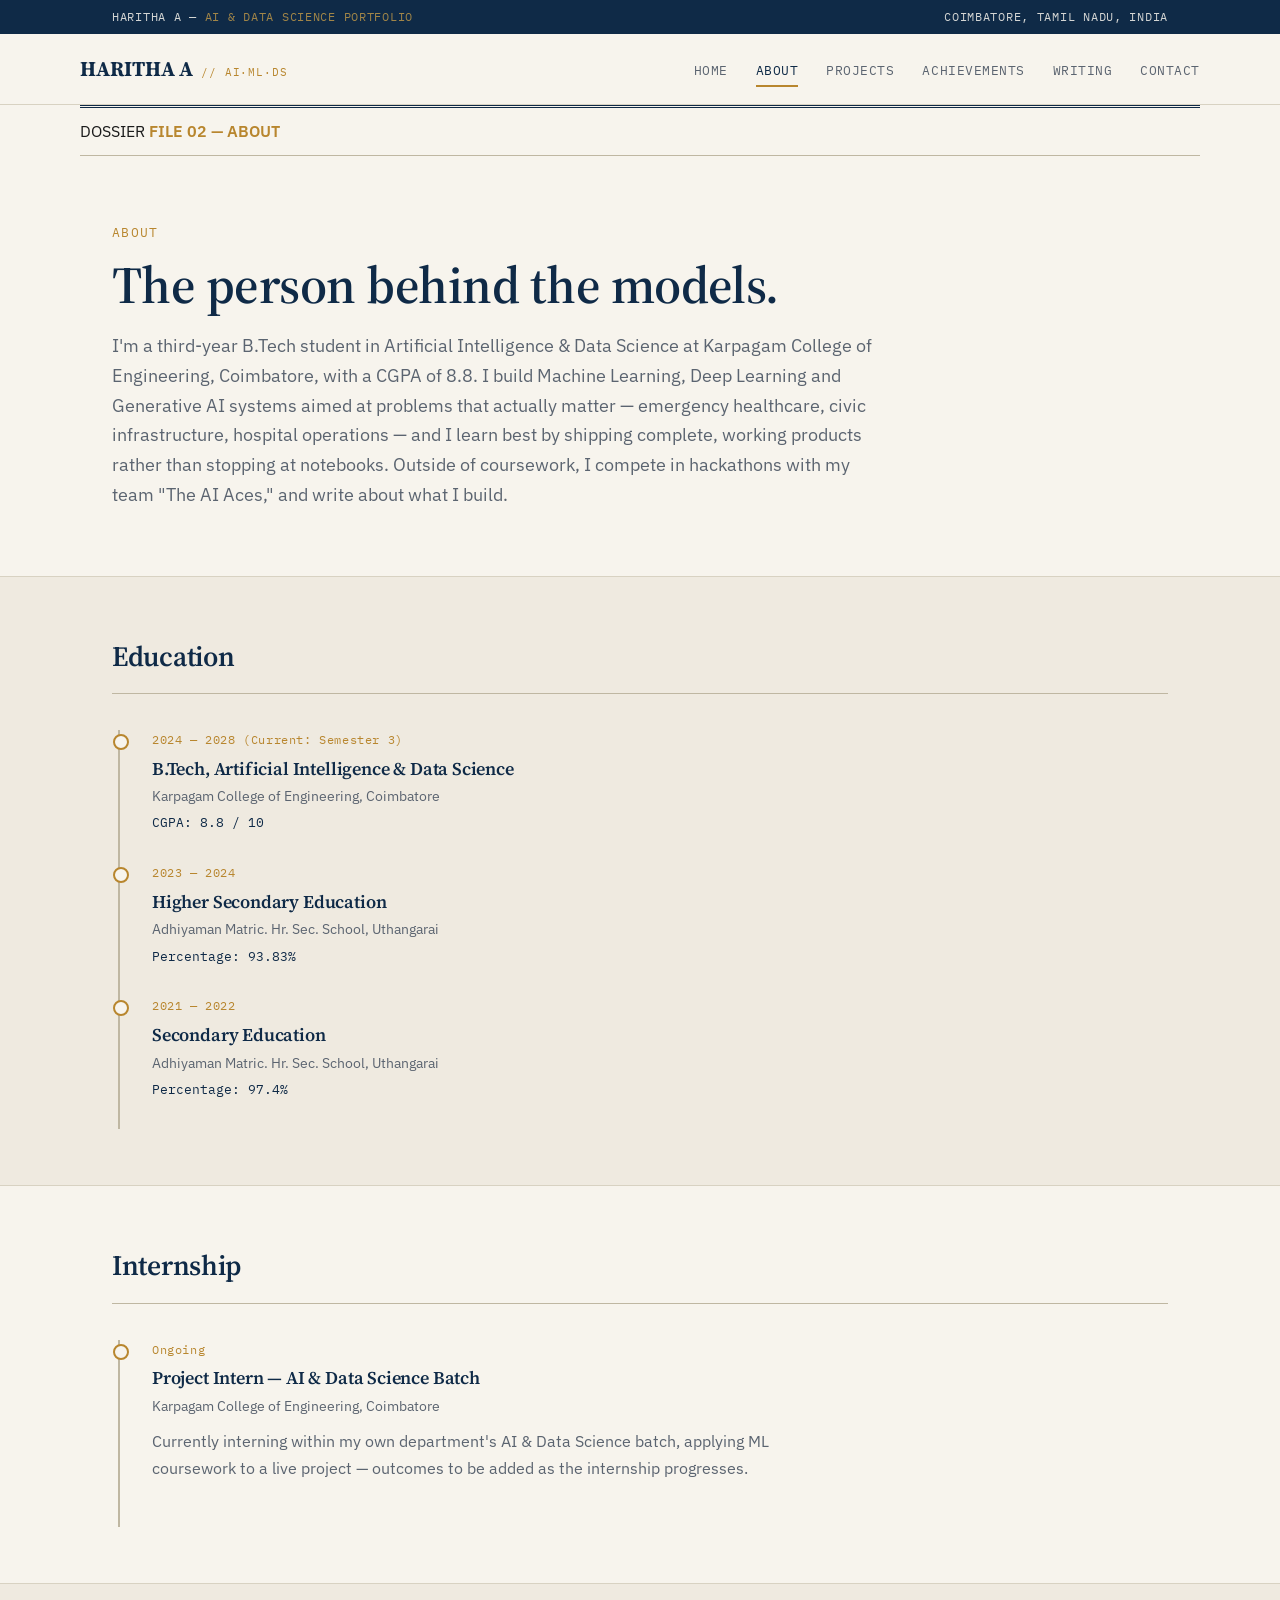
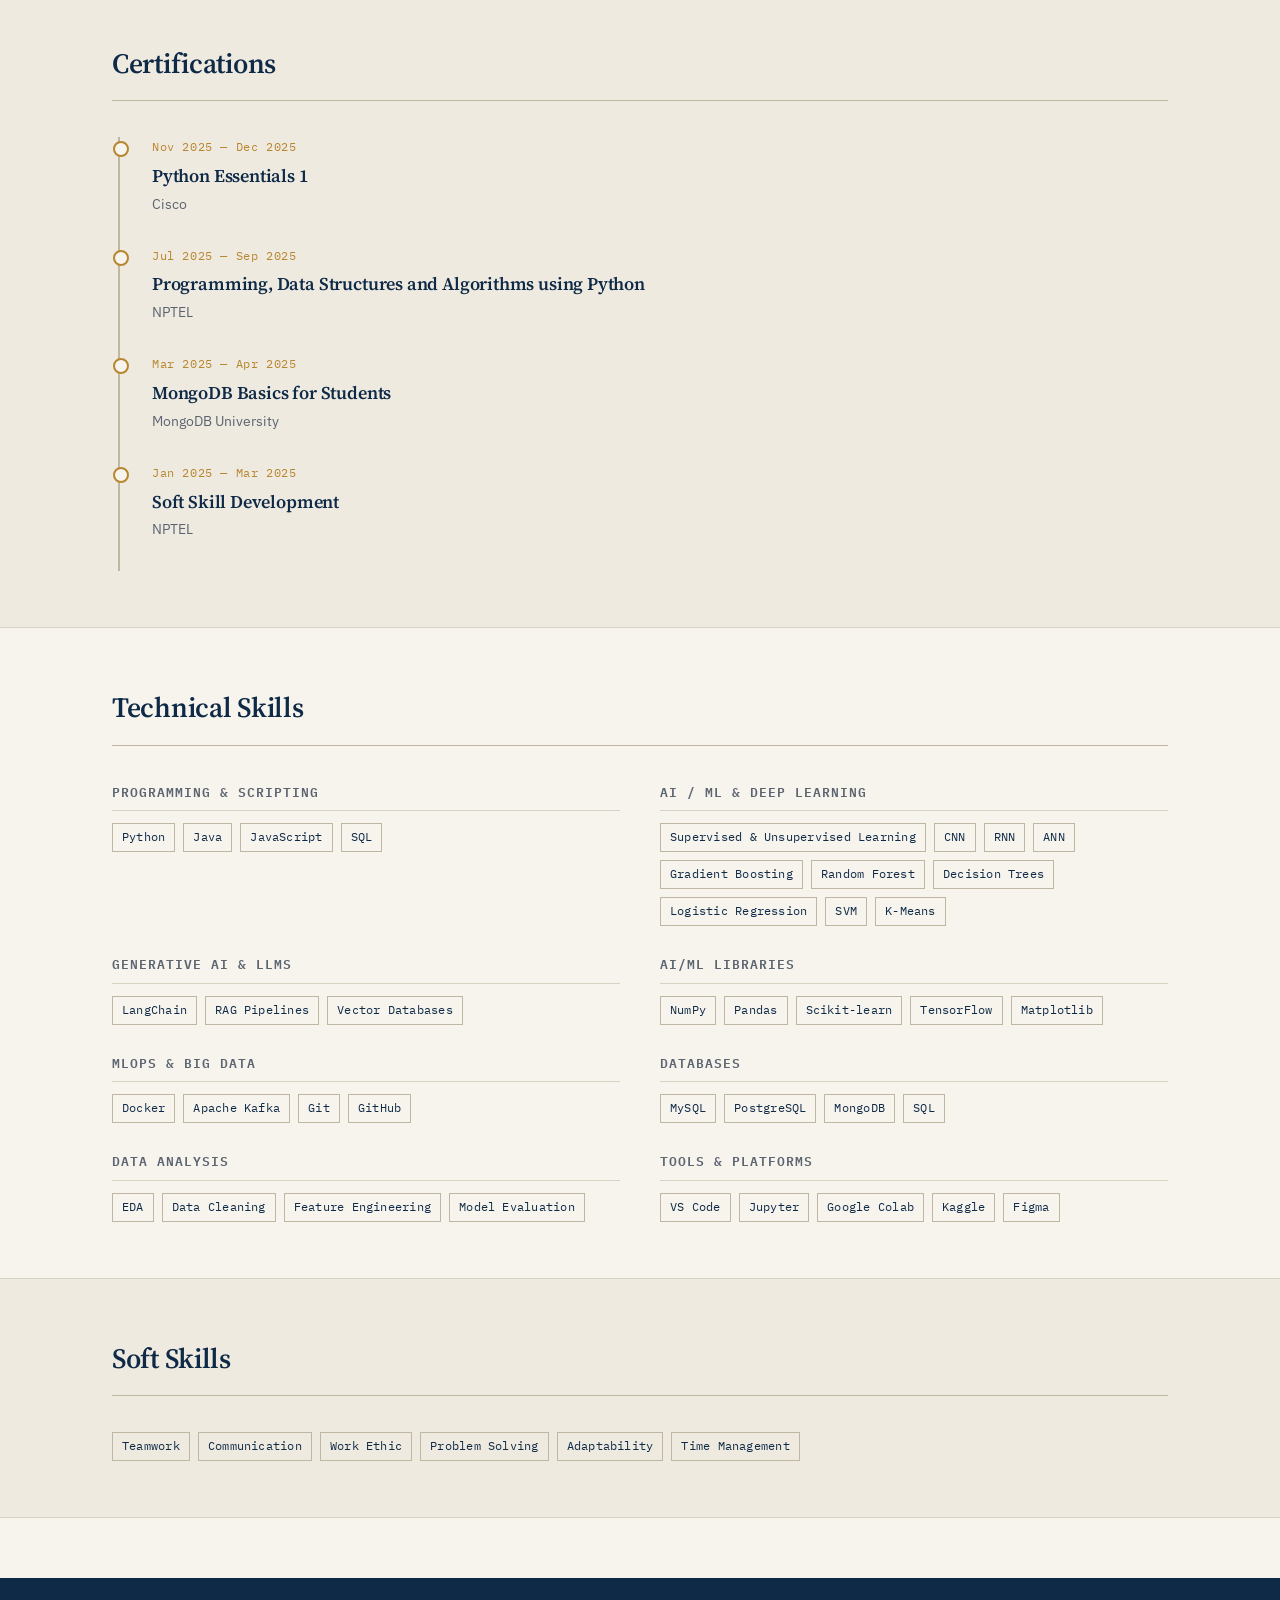
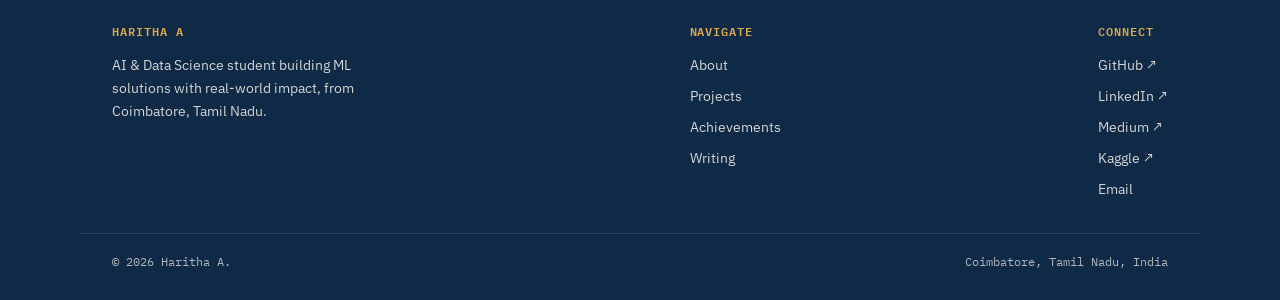
<file: about.html>
<!DOCTYPE html>
<html lang="en">
<head>
<meta charset="UTF-8">
<meta name="viewport" content="width=device-width, initial-scale=1.0">
<title>About — Haritha A</title>
<link rel="preconnect" href="https://fonts.googleapis.com">
<link rel="preconnect" href="https://fonts.gstatic.com" crossorigin>
<link href="https://fonts.googleapis.com/css2?family=Source+Serif+4:wght@500;600;700&family=IBM+Plex+Sans:wght@400;500;600&family=IBM+Plex+Mono:wght@400;500;600&display=swap" rel="stylesheet">
<link rel="stylesheet" href="css/style.css">
</head>
<body>
<a href="#main" class="skip-link">Skip to content</a>

<div class="ribbon">
  <div class="wrap">
    <span>HARITHA A — <span class="ribbon-gold">AI &amp; DATA SCIENCE PORTFOLIO</span></span>
    <span>COIMBATORE, TAMIL NADU, INDIA</span>
  </div>
</div>
<header class="site-header">
  <div class="wrap nav-inner">
    <a href="index.html" class="brand">HARITHA A <small>// AI·ML·DS</small></a>
    <button class="nav-toggle" aria-label="Toggle navigation">MENU ☰</button>
    <nav class="main-nav">
      <ul>
        <li><a href="index.html">Home</a></li>
        <li><a href="about.html">About</a></li>
        <li><a href="projects.html">Projects</a></li>
        <li><a href="achievements.html">Achievements</a></li>
        <li><a href="writing.html">Writing</a></li>
        <li><a href="contact.html">Contact</a></li>
      </ul>
    </nav>
  </div>
</header>

<main id="main">

<div class="wrap dossier">
  <span>DOSSIER</span>
  <span class="tag-no">FILE 02 — ABOUT</span>
</div>

<section class="page-hero">
  <div class="wrap">
    <span class="eyebrow">About</span>
    <h1>The person behind the models.</h1>
    <p class="sub" style="max-width:760px; font-size:18px; margin-top:18px;">I'm a third-year B.Tech student in Artificial Intelligence &amp; Data Science at Karpagam College of Engineering, Coimbatore, with a CGPA of 8.8. I build Machine Learning, Deep Learning and Generative AI systems aimed at problems that actually matter — emergency healthcare, civic infrastructure, hospital operations — and I learn best by shipping complete, working products rather than stopping at notebooks. Outside of coursework, I compete in hackathons with my team "The AI Aces," and write about what I build.</p>
  </div>
</section>

<section class="alt">
  <div class="wrap">
    <div class="section-head"><h2>Education</h2></div>
    <div class="tline">
      <div class="titem">
        <div class="when">2024 — 2028 (Current: Semester 3)</div>
        <h4>B.Tech, Artificial Intelligence &amp; Data Science</h4>
        <div class="where">Karpagam College of Engineering, Coimbatore</div>
        <div class="meta">CGPA: 8.8 / 10</div>
      </div>
      <div class="titem">
        <div class="when">2023 — 2024</div>
        <h4>Higher Secondary Education</h4>
        <div class="where">Adhiyaman Matric. Hr. Sec. School, Uthangarai</div>
        <div class="meta">Percentage: 93.83%</div>
      </div>
      <div class="titem">
        <div class="when">2021 — 2022</div>
        <h4>Secondary Education</h4>
        <div class="where">Adhiyaman Matric. Hr. Sec. School, Uthangarai</div>
        <div class="meta">Percentage: 97.4%</div>
      </div>
    </div>
  </div>
</section>

<section>
  <div class="wrap">
    <div class="section-head"><h2>Internship</h2></div>
    <div class="tline">
      <div class="titem">
        <div class="when">Ongoing</div>
        <h4>Project Intern — AI &amp; Data Science Batch</h4>
        <div class="where">Karpagam College of Engineering, Coimbatore</div>
        <p style="margin-top:10px; max-width:620px;" class="muted">Currently interning within my own department's AI &amp; Data Science batch, applying ML coursework to a live project — outcomes to be added as the internship progresses.</p>
      </div>
    </div>
  </div>
</section>

<section class="alt">
  <div class="wrap">
    <div class="section-head"><h2>Certifications</h2></div>
    <div class="tline">
      <div class="titem">
        <div class="when">Nov 2025 — Dec 2025</div>
        <h4>Python Essentials 1</h4>
        <div class="where">Cisco</div>
      </div>
      <div class="titem">
        <div class="when">Jul 2025 — Sep 2025</div>
        <h4>Programming, Data Structures and Algorithms using Python</h4>
        <div class="where">NPTEL</div>
      </div>
      <div class="titem">
        <div class="when">Mar 2025 — Apr 2025</div>
        <h4>MongoDB Basics for Students</h4>
        <div class="where">MongoDB University</div>
      </div>
      <div class="titem">
        <div class="when">Jan 2025 — Mar 2025</div>
        <h4>Soft Skill Development</h4>
        <div class="where">NPTEL</div>
      </div>
    </div>
  </div>
</section>

<section>
  <div class="wrap">
    <div class="section-head"><h2>Technical Skills</h2></div>
    <div class="skill-grid">
      <div class="skill-group">
        <h4>Programming &amp; Scripting</h4>
        <div class="tag-row"><span class="tag">Python</span><span class="tag">Java</span><span class="tag">JavaScript</span><span class="tag">SQL</span></div>
      </div>
      <div class="skill-group">
        <h4>AI / ML &amp; Deep Learning</h4>
        <div class="tag-row">
          <span class="tag">Supervised &amp; Unsupervised Learning</span><span class="tag">CNN</span><span class="tag">RNN</span><span class="tag">ANN</span>
          <span class="tag">Gradient Boosting</span><span class="tag">Random Forest</span><span class="tag">Decision Trees</span>
          <span class="tag">Logistic Regression</span><span class="tag">SVM</span><span class="tag">K-Means</span>
        </div>
      </div>
      <div class="skill-group">
        <h4>Generative AI &amp; LLMs</h4>
        <div class="tag-row"><span class="tag">LangChain</span><span class="tag">RAG Pipelines</span><span class="tag">Vector Databases</span></div>
      </div>
      <div class="skill-group">
        <h4>AI/ML Libraries</h4>
        <div class="tag-row"><span class="tag">NumPy</span><span class="tag">Pandas</span><span class="tag">Scikit-learn</span><span class="tag">TensorFlow</span><span class="tag">Matplotlib</span></div>
      </div>
      <div class="skill-group">
        <h4>MLOps &amp; Big Data</h4>
        <div class="tag-row"><span class="tag">Docker</span><span class="tag">Apache Kafka</span><span class="tag">Git</span><span class="tag">GitHub</span></div>
      </div>
      <div class="skill-group">
        <h4>Databases</h4>
        <div class="tag-row"><span class="tag">MySQL</span><span class="tag">PostgreSQL</span><span class="tag">MongoDB</span><span class="tag">SQL</span></div>
      </div>
      <div class="skill-group">
        <h4>Data Analysis</h4>
        <div class="tag-row"><span class="tag">EDA</span><span class="tag">Data Cleaning</span><span class="tag">Feature Engineering</span><span class="tag">Model Evaluation</span></div>
      </div>
      <div class="skill-group">
        <h4>Tools &amp; Platforms</h4>
        <div class="tag-row"><span class="tag">VS Code</span><span class="tag">Jupyter</span><span class="tag">Google Colab</span><span class="tag">Kaggle</span><span class="tag">Figma</span></div>
      </div>
    </div>
  </div>
</section>

<section class="alt">
  <div class="wrap">
    <div class="section-head"><h2>Soft Skills</h2></div>
    <div class="tag-row">
      <span class="tag">Teamwork</span><span class="tag">Communication</span><span class="tag">Work Ethic</span>
      <span class="tag">Problem Solving</span><span class="tag">Adaptability</span><span class="tag">Time Management</span>
    </div>
  </div>
</section>

</main>

<footer class="site-footer">
  <div class="wrap">
    <div class="fcol">
      <h4>Haritha A</h4>
      <p style="max-width:260px; opacity:.85; font-size:14px;">AI &amp; Data Science student building ML solutions with real-world impact, from Coimbatore, Tamil Nadu.</p>
    </div>
    <div class="fcol">
      <h4>Navigate</h4>
      <div class="flinks">
        <a href="about.html">About</a>
        <a href="projects.html">Projects</a>
        <a href="achievements.html">Achievements</a>
        <a href="writing.html">Writing</a>
      </div>
    </div>
    <div class="fcol">
      <h4>Connect</h4>
      <div class="flinks">
        <a href="https://github.com/harithaanbu-star" target="_blank" rel="noopener">GitHub ↗</a>
        <a href="https://www.linkedin.com/in/haritha--anbu/" target="_blank" rel="noopener">LinkedIn ↗</a>
        <a href="https://medium.com/@harithaanbu208" target="_blank" rel="noopener">Medium ↗</a>
        <a href="https://www.kaggle.com/harithaanbu" target="_blank" rel="noopener">Kaggle ↗</a>
        <a href="mailto:harithaanbu34@gmail.com">Email</a>
      </div>
    </div>
  </div>
  <div class="wrap footer-bottom">
    <span>© 2026 Haritha A.</span>
    <span>Coimbatore, Tamil Nadu, India</span>
  </div>
</footer>
<script src="js/script.js"></script>
</body>
</html>
</file>
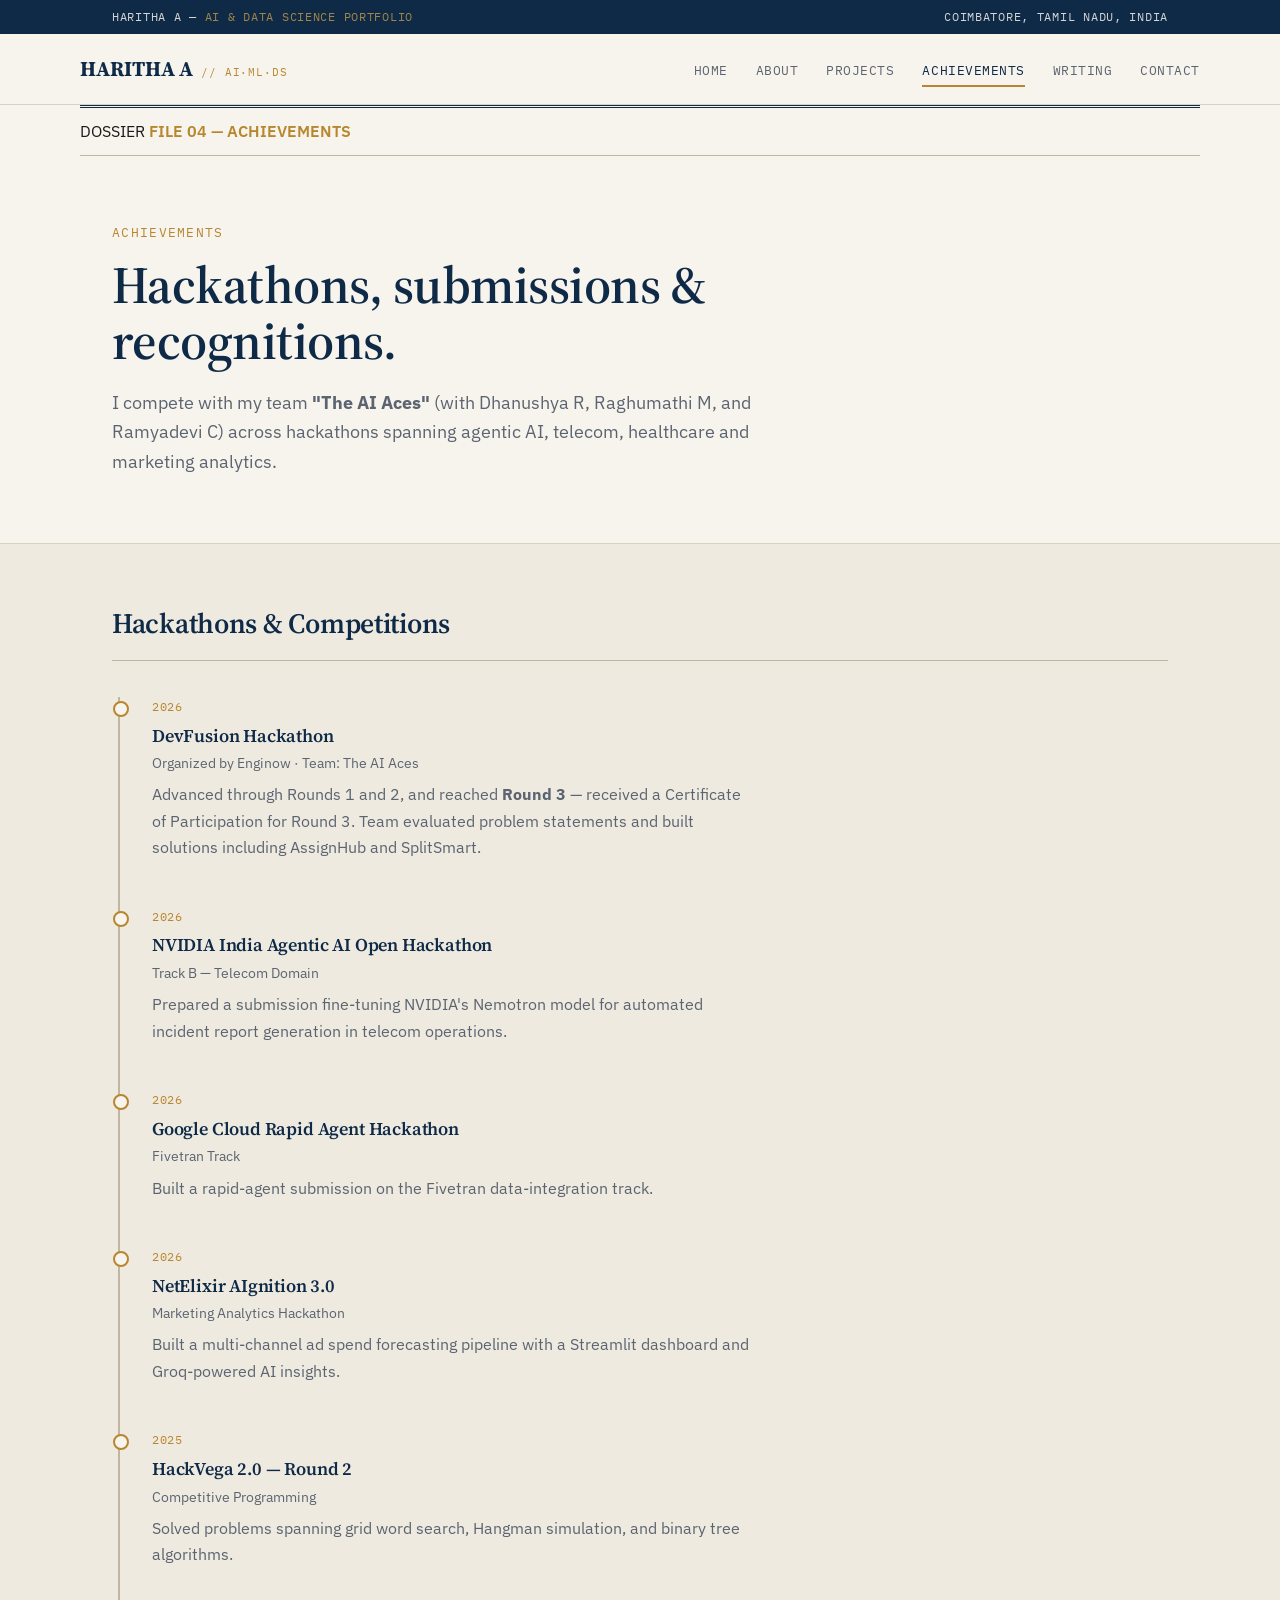
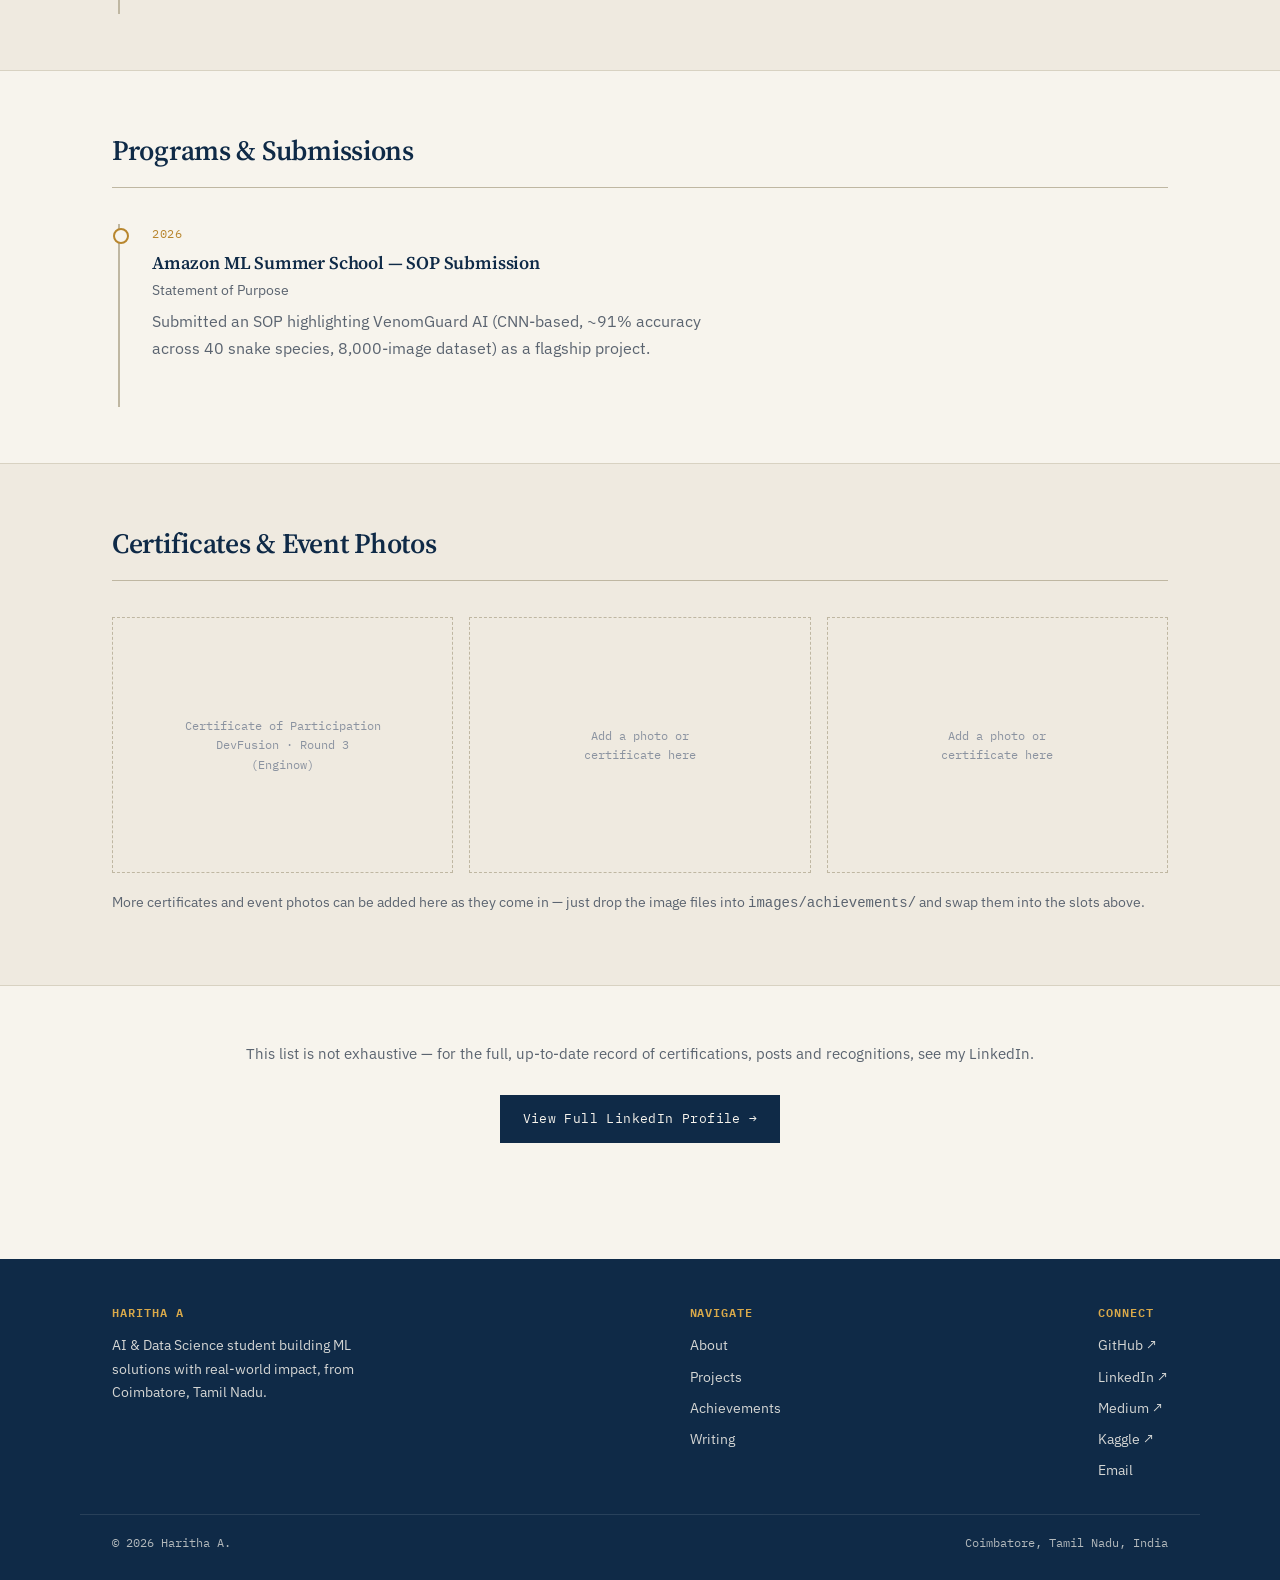
<file: achievements.html>
<!DOCTYPE html>
<html lang="en">
<head>
<meta charset="UTF-8">
<meta name="viewport" content="width=device-width, initial-scale=1.0">
<title>Achievements — Haritha A</title>
<link rel="preconnect" href="https://fonts.googleapis.com">
<link rel="preconnect" href="https://fonts.gstatic.com" crossorigin>
<link href="https://fonts.googleapis.com/css2?family=Source+Serif+4:wght@500;600;700&family=IBM+Plex+Sans:wght@400;500;600&family=IBM+Plex+Mono:wght@400;500;600&display=swap" rel="stylesheet">
<link rel="stylesheet" href="css/style.css">
</head>
<body>
<a href="#main" class="skip-link">Skip to content</a>

<div class="ribbon">
  <div class="wrap">
    <span>HARITHA A — <span class="ribbon-gold">AI &amp; DATA SCIENCE PORTFOLIO</span></span>
    <span>COIMBATORE, TAMIL NADU, INDIA</span>
  </div>
</div>
<header class="site-header">
  <div class="wrap nav-inner">
    <a href="index.html" class="brand">HARITHA A <small>// AI·ML·DS</small></a>
    <button class="nav-toggle" aria-label="Toggle navigation">MENU ☰</button>
    <nav class="main-nav">
      <ul>
        <li><a href="index.html">Home</a></li>
        <li><a href="about.html">About</a></li>
        <li><a href="projects.html">Projects</a></li>
        <li><a href="achievements.html">Achievements</a></li>
        <li><a href="writing.html">Writing</a></li>
        <li><a href="contact.html">Contact</a></li>
      </ul>
    </nav>
  </div>
</header>

<main id="main">

<div class="wrap dossier">
  <span>DOSSIER</span>
  <span class="tag-no">FILE 04 — ACHIEVEMENTS</span>
</div>

<section class="page-hero">
  <div class="wrap">
    <span class="eyebrow">Achievements</span>
    <h1>Hackathons, submissions &amp; recognitions.</h1>
    <p class="sub" style="margin-top:18px;">I compete with my team <strong>"The AI Aces"</strong> (with Dhanushya R, Raghumathi M, and Ramyadevi C) across hackathons spanning agentic AI, telecom, healthcare and marketing analytics.</p>
  </div>
</section>

<section class="alt">
  <div class="wrap">
    <div class="section-head"><h2>Hackathons &amp; Competitions</h2></div>
    <div class="tline">

      <div class="titem">
        <div class="when">2026</div>
        <h4>DevFusion Hackathon</h4>
        <div class="where">Organized by Enginow · Team: The AI Aces</div>
        <p class="muted" style="margin-top:6px; max-width:600px;">Advanced through Rounds 1 and 2, and reached <strong>Round 3</strong> — received a Certificate of Participation for Round 3. Team evaluated problem statements and built solutions including AssignHub and SplitSmart.</p>
      </div>

      <div class="titem">
        <div class="when">2026</div>
        <h4>NVIDIA India Agentic AI Open Hackathon</h4>
        <div class="where">Track B — Telecom Domain</div>
        <p class="muted" style="margin-top:6px; max-width:600px;">Prepared a submission fine-tuning NVIDIA's Nemotron model for automated incident report generation in telecom operations.</p>
      </div>

      <div class="titem">
        <div class="when">2026</div>
        <h4>Google Cloud Rapid Agent Hackathon</h4>
        <div class="where">Fivetran Track</div>
        <p class="muted" style="margin-top:6px; max-width:600px;">Built a rapid-agent submission on the Fivetran data-integration track.</p>
      </div>

      <div class="titem">
        <div class="when">2026</div>
        <h4>NetElixir AIgnition 3.0</h4>
        <div class="where">Marketing Analytics Hackathon</div>
        <p class="muted" style="margin-top:6px; max-width:600px;">Built a multi-channel ad spend forecasting pipeline with a Streamlit dashboard and Groq-powered AI insights.</p>
      </div>

      <div class="titem">
        <div class="when">2025</div>
        <h4>HackVega 2.0 — Round 2</h4>
        <div class="where">Competitive Programming</div>
        <p class="muted" style="margin-top:6px; max-width:600px;">Solved problems spanning grid word search, Hangman simulation, and binary tree algorithms.</p>
      </div>

    </div>
  </div>
</section>

<section>
  <div class="wrap">
    <div class="section-head"><h2>Programs &amp; Submissions</h2></div>
    <div class="tline">
      <div class="titem">
        <div class="when">2026</div>
        <h4>Amazon ML Summer School — SOP Submission</h4>
        <div class="where">Statement of Purpose</div>
        <p class="muted" style="margin-top:6px; max-width:600px;">Submitted an SOP highlighting VenomGuard AI (CNN-based, ~91% accuracy across 40 snake species, 8,000-image dataset) as a flagship project.</p>
      </div>
    </div>
  </div>
</section>

<section class="alt">
  <div class="wrap">
    <div class="section-head">
      <h2>Certificates &amp; Event Photos</h2>
    </div>
    <div class="gallery">
      <div class="slot">Certificate of Participation<br>DevFusion · Round 3<br>(Enginow)</div>
      <div class="slot">Add a photo or<br>certificate here</div>
      <div class="slot">Add a photo or<br>certificate here</div>
    </div>
    <p class="muted" style="margin-top:18px; font-size:14px;">More certificates and event photos can be added here as they come in — just drop the image files into <code>images/achievements/</code> and swap them into the slots above.</p>
  </div>
</section>

<section>
  <div class="wrap center">
    <p class="muted" style="font-size:15px;">This list is not exhaustive — for the full, up-to-date record of certifications, posts and recognitions, see my LinkedIn.</p>
    <div class="btn-row" style="justify-content:center;">
      <a class="btn primary" href="https://www.linkedin.com/in/haritha--anbu/" target="_blank" rel="noopener">View Full LinkedIn Profile →</a>
    </div>
  </div>
</section>

</main>

<footer class="site-footer">
  <div class="wrap">
    <div class="fcol">
      <h4>Haritha A</h4>
      <p style="max-width:260px; opacity:.85; font-size:14px;">AI &amp; Data Science student building ML solutions with real-world impact, from Coimbatore, Tamil Nadu.</p>
    </div>
    <div class="fcol">
      <h4>Navigate</h4>
      <div class="flinks">
        <a href="about.html">About</a>
        <a href="projects.html">Projects</a>
        <a href="achievements.html">Achievements</a>
        <a href="writing.html">Writing</a>
      </div>
    </div>
    <div class="fcol">
      <h4>Connect</h4>
      <div class="flinks">
        <a href="https://github.com/harithaanbu-star" target="_blank" rel="noopener">GitHub ↗</a>
        <a href="https://www.linkedin.com/in/haritha--anbu/" target="_blank" rel="noopener">LinkedIn ↗</a>
        <a href="https://medium.com/@harithaanbu208" target="_blank" rel="noopener">Medium ↗</a>
        <a href="https://www.kaggle.com/harithaanbu" target="_blank" rel="noopener">Kaggle ↗</a>
        <a href="mailto:harithaanbu34@gmail.com">Email</a>
      </div>
    </div>
  </div>
  <div class="wrap footer-bottom">
    <span>© 2026 Haritha A.</span>
    <span>Coimbatore, Tamil Nadu, India</span>
  </div>
</footer>
<script src="js/script.js"></script>
</body>
</html>
</file>
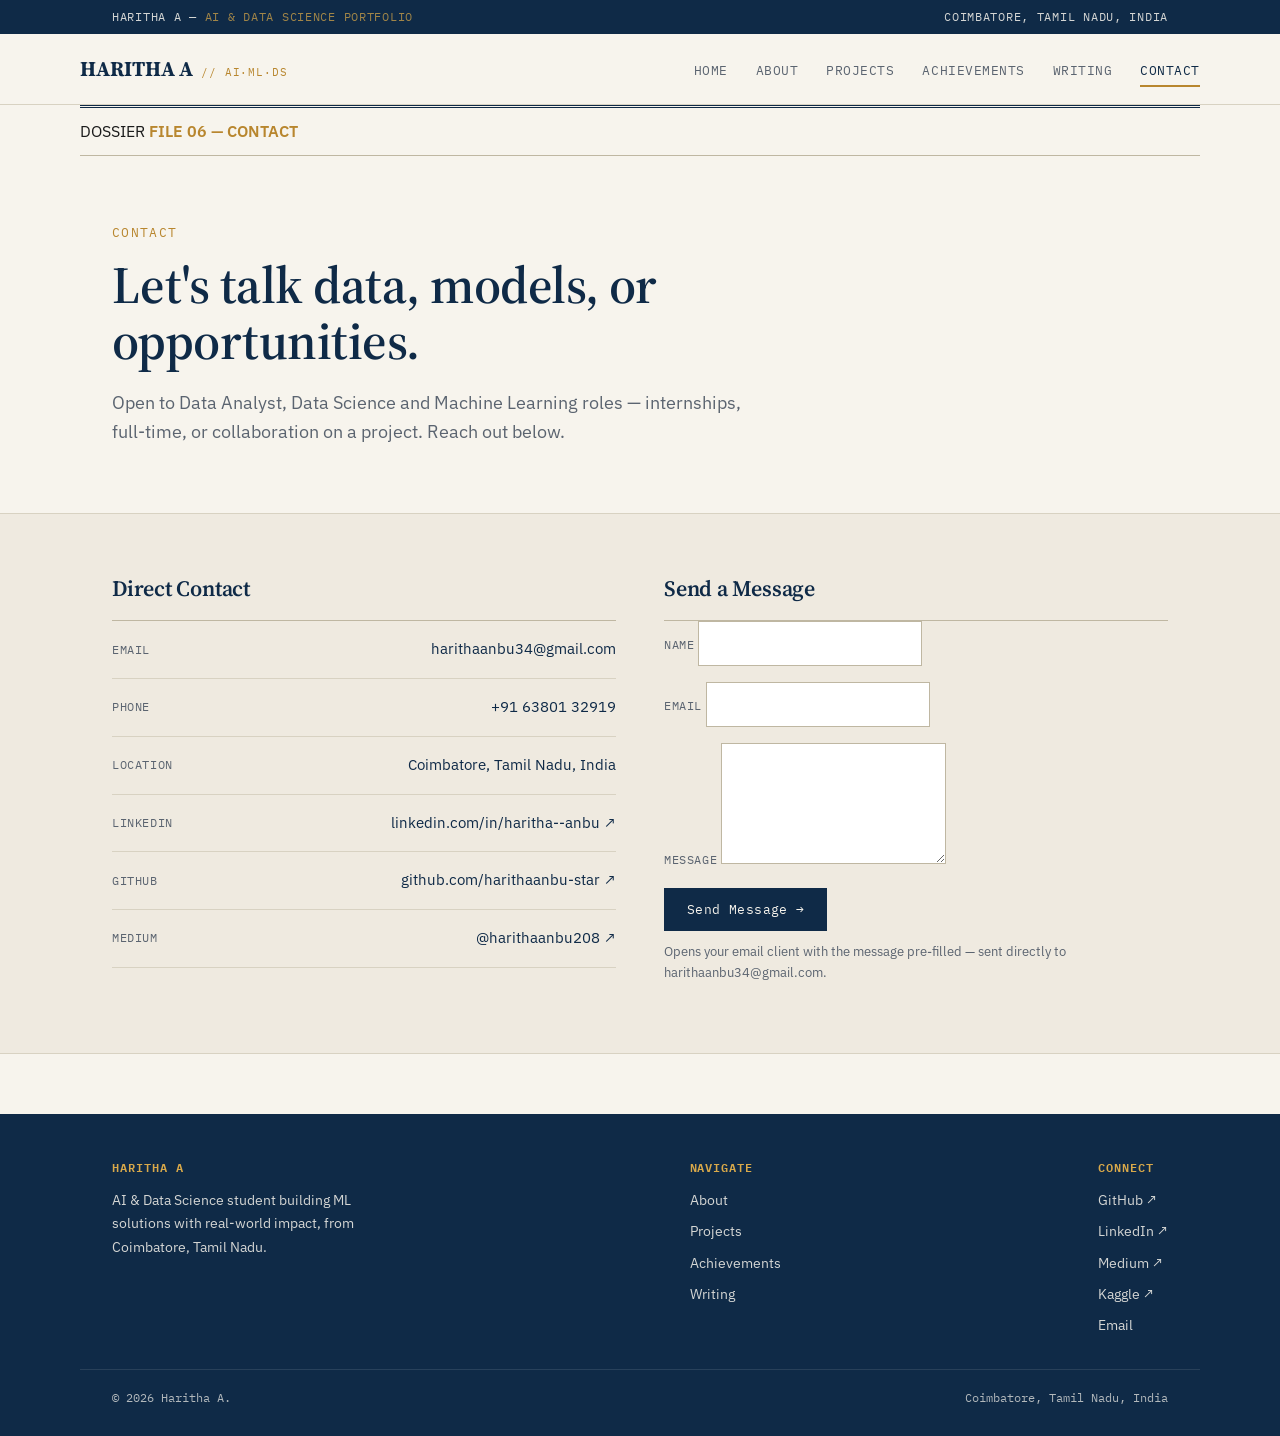
<file: contact.html>
<!DOCTYPE html>
<html lang="en">
<head>
<meta charset="UTF-8">
<meta name="viewport" content="width=device-width, initial-scale=1.0">
<title>Contact — Haritha A</title>
<link rel="preconnect" href="https://fonts.googleapis.com">
<link rel="preconnect" href="https://fonts.gstatic.com" crossorigin>
<link href="https://fonts.googleapis.com/css2?family=Source+Serif+4:wght@500;600;700&family=IBM+Plex+Sans:wght@400;500;600&family=IBM+Plex+Mono:wght@400;500;600&display=swap" rel="stylesheet">
<link rel="stylesheet" href="css/style.css">
</head>
<body>
<a href="#main" class="skip-link">Skip to content</a>

<div class="ribbon">
  <div class="wrap">
    <span>HARITHA A — <span class="ribbon-gold">AI &amp; DATA SCIENCE PORTFOLIO</span></span>
    <span>COIMBATORE, TAMIL NADU, INDIA</span>
  </div>
</div>
<header class="site-header">
  <div class="wrap nav-inner">
    <a href="index.html" class="brand">HARITHA A <small>// AI·ML·DS</small></a>
    <button class="nav-toggle" aria-label="Toggle navigation">MENU ☰</button>
    <nav class="main-nav">
      <ul>
        <li><a href="index.html">Home</a></li>
        <li><a href="about.html">About</a></li>
        <li><a href="projects.html">Projects</a></li>
        <li><a href="achievements.html">Achievements</a></li>
        <li><a href="writing.html">Writing</a></li>
        <li><a href="contact.html">Contact</a></li>
      </ul>
    </nav>
  </div>
</header>

<main id="main">

<div class="wrap dossier">
  <span>DOSSIER</span>
  <span class="tag-no">FILE 06 — CONTACT</span>
</div>

<section class="page-hero">
  <div class="wrap">
    <span class="eyebrow">Contact</span>
    <h1>Let's talk data, models, or opportunities.</h1>
    <p class="sub" style="margin-top:18px;">Open to Data Analyst, Data Science and Machine Learning roles — internships, full-time, or collaboration on a project. Reach out below.</p>
  </div>
</section>

<section class="alt">
  <div class="wrap">
    <div class="contact-grid">

      <div>
        <div class="section-head" style="margin-bottom:0; padding-bottom:14px;">
          <h2 style="font-size:22px;">Direct Contact</h2>
        </div>
        <ul class="contact-list">
          <li>
            <span class="clab">Email</span>
            <a href="mailto:harithaanbu34@gmail.com">harithaanbu34@gmail.com</a>
          </li>
          <li>
            <span class="clab">Phone</span>
            <a href="tel:+916380132919">+91 63801 32919</a>
          </li>
          <li>
            <span class="clab">Location</span>
            <span class="val">Coimbatore, Tamil Nadu, India</span>
          </li>
          <li>
            <span class="clab">LinkedIn</span>
            <a href="https://www.linkedin.com/in/haritha--anbu/" target="_blank" rel="noopener">linkedin.com/in/haritha--anbu ↗</a>
          </li>
          <li>
            <span class="clab">GitHub</span>
            <a href="https://github.com/harithaanbu-star" target="_blank" rel="noopener">github.com/harithaanbu-star ↗</a>
          </li>
          <li>
            <span class="clab">Medium</span>
            <a href="https://medium.com/@harithaanbu208" target="_blank" rel="noopener">@harithaanbu208 ↗</a>
          </li>
        </ul>
      </div>

      <div>
        <div class="section-head" style="margin-bottom:0; padding-bottom:14px;">
          <h2 style="font-size:22px;">Send a Message</h2>
        </div>
        <form class="cform">
          <div>
            <label for="name">Name</label>
            <input type="text" id="name" name="name" required>
          </div>
          <div>
            <label for="email">Email</label>
            <input type="email" id="email" name="email" required>
          </div>
          <div>
            <label for="message">Message</label>
            <textarea id="message" name="message" rows="5" required></textarea>
          </div>
          <button type="submit" class="btn primary" style="align-self:flex-start;">Send Message →</button>
        </form>
        <p class="muted" style="font-size:13px; margin-top:10px;">Opens your email client with the message pre-filled — sent directly to harithaanbu34@gmail.com.</p>
      </div>

    </div>
  </div>
</section>

</main>

<footer class="site-footer">
  <div class="wrap">
    <div class="fcol">
      <h4>Haritha A</h4>
      <p style="max-width:260px; opacity:.85; font-size:14px;">AI &amp; Data Science student building ML solutions with real-world impact, from Coimbatore, Tamil Nadu.</p>
    </div>
    <div class="fcol">
      <h4>Navigate</h4>
      <div class="flinks">
        <a href="about.html">About</a>
        <a href="projects.html">Projects</a>
        <a href="achievements.html">Achievements</a>
        <a href="writing.html">Writing</a>
      </div>
    </div>
    <div class="fcol">
      <h4>Connect</h4>
      <div class="flinks">
        <a href="https://github.com/harithaanbu-star" target="_blank" rel="noopener">GitHub ↗</a>
        <a href="https://www.linkedin.com/in/haritha--anbu/" target="_blank" rel="noopener">LinkedIn ↗</a>
        <a href="https://medium.com/@harithaanbu208" target="_blank" rel="noopener">Medium ↗</a>
        <a href="https://www.kaggle.com/harithaanbu" target="_blank" rel="noopener">Kaggle ↗</a>
        <a href="mailto:harithaanbu34@gmail.com">Email</a>
      </div>
    </div>
  </div>
  <div class="wrap footer-bottom">
    <span>© 2026 Haritha A.</span>
    <span>Coimbatore, Tamil Nadu, India</span>
  </div>
</footer>
<script src="js/script.js"></script>
</body>
</html>
</file>
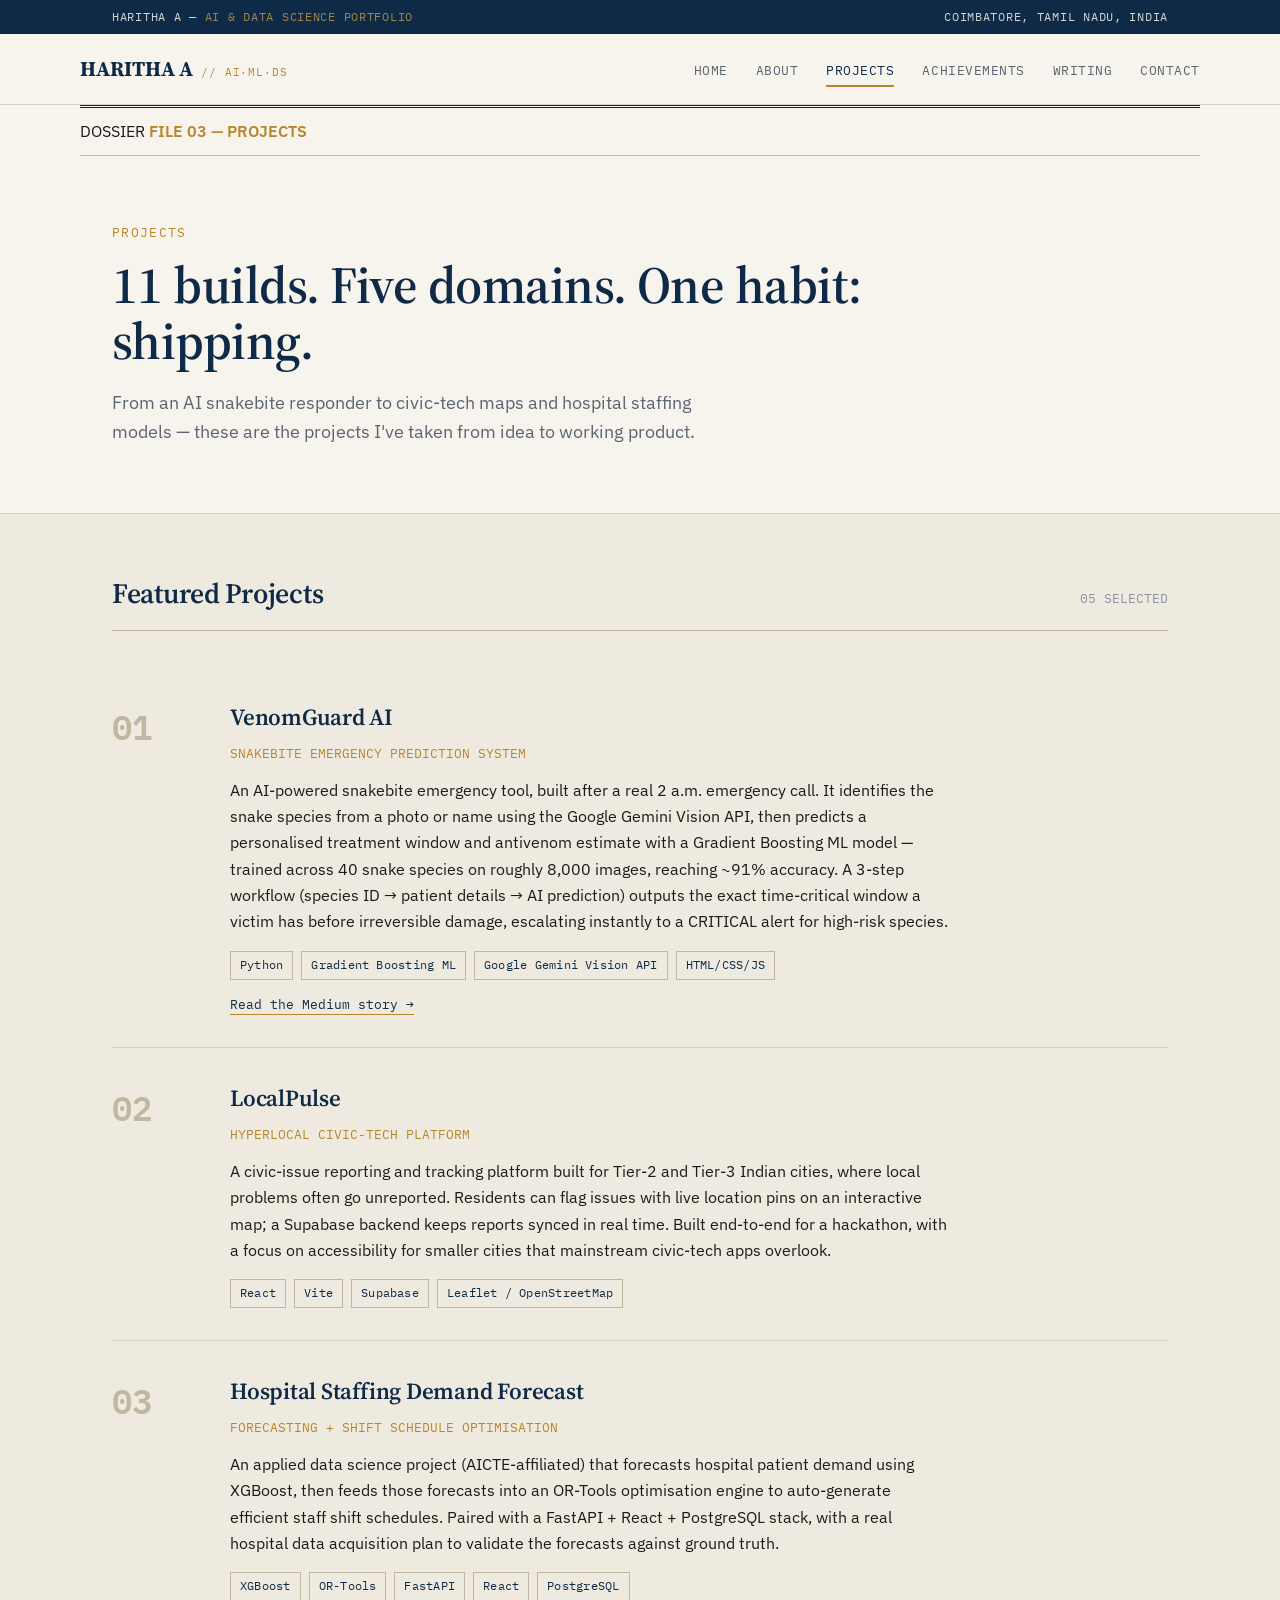
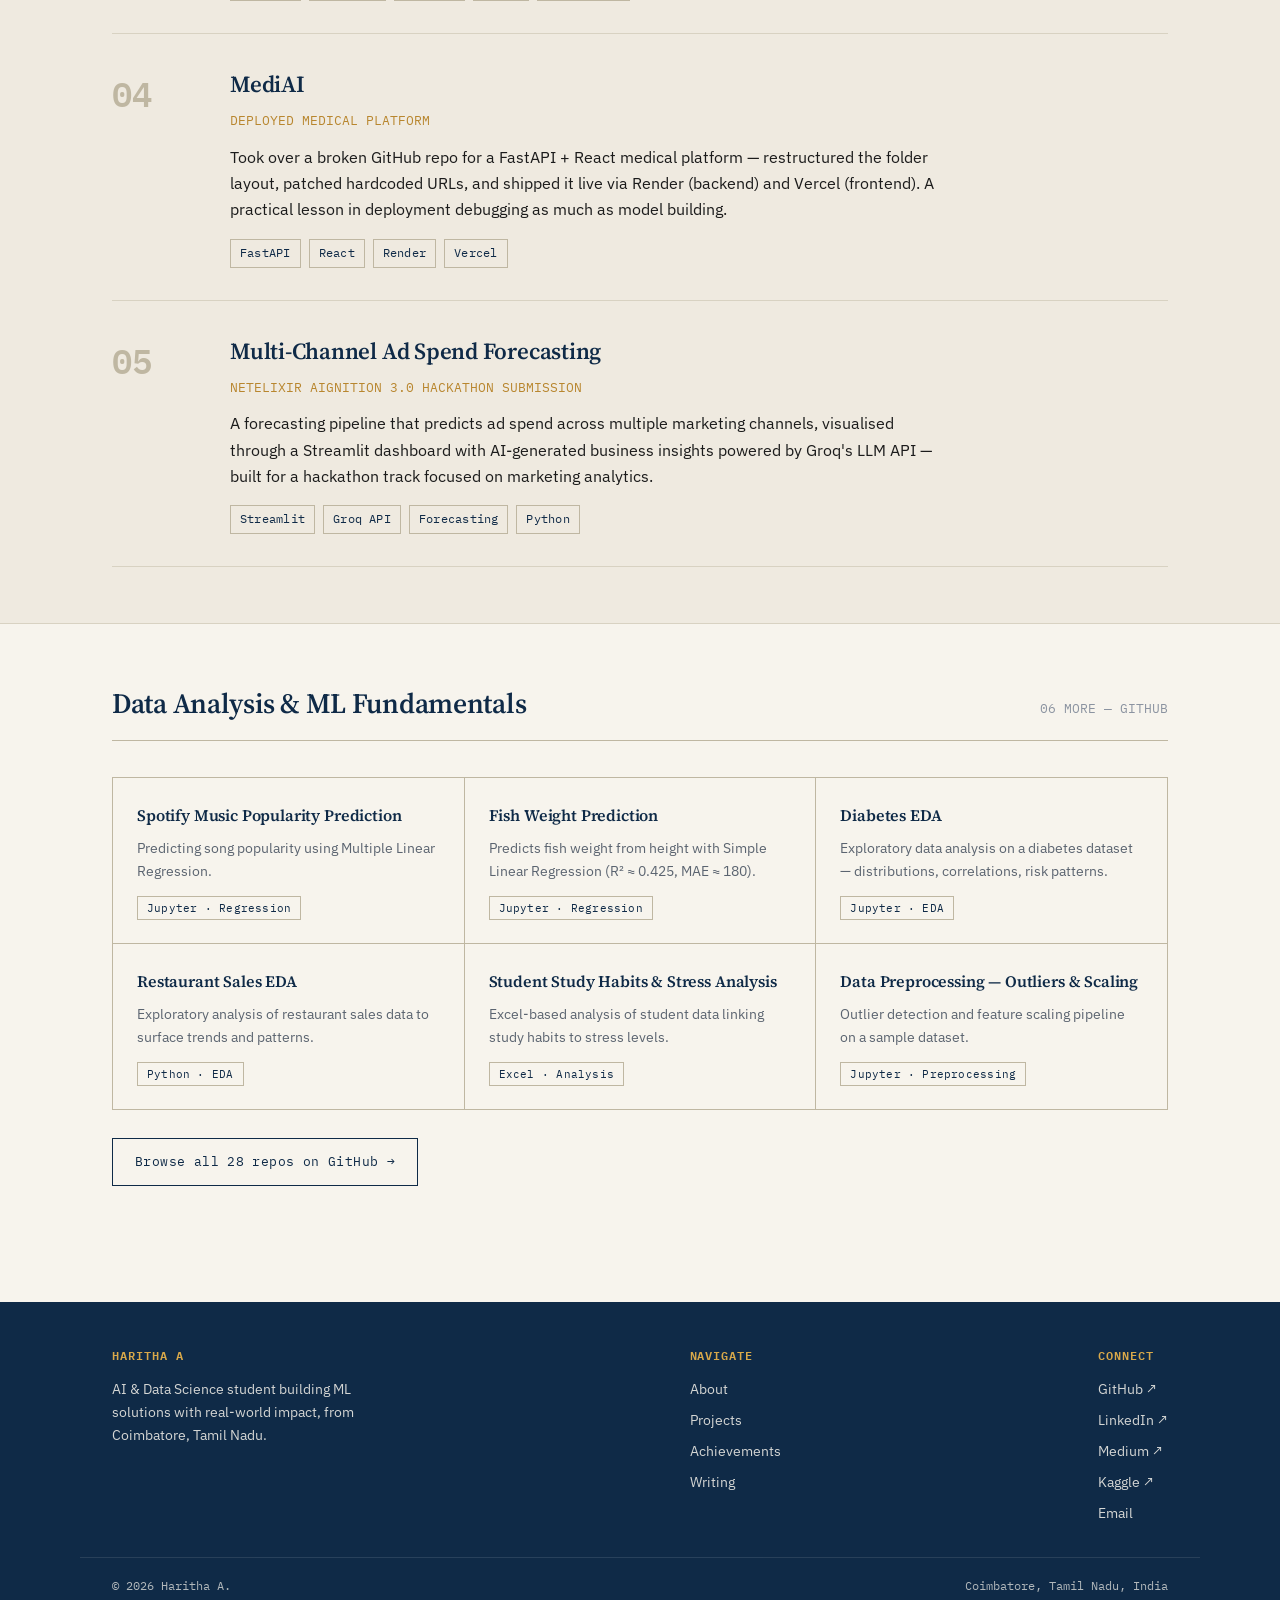
<file: projects.html>
<!DOCTYPE html>
<html lang="en">
<head>
<meta charset="UTF-8">
<meta name="viewport" content="width=device-width, initial-scale=1.0">
<title>Projects — Haritha A</title>
<link rel="preconnect" href="https://fonts.googleapis.com">
<link rel="preconnect" href="https://fonts.gstatic.com" crossorigin>
<link href="https://fonts.googleapis.com/css2?family=Source+Serif+4:wght@500;600;700&family=IBM+Plex+Sans:wght@400;500;600&family=IBM+Plex+Mono:wght@400;500;600&display=swap" rel="stylesheet">
<link rel="stylesheet" href="css/style.css">
</head>
<body>
<a href="#main" class="skip-link">Skip to content</a>

<div class="ribbon">
  <div class="wrap">
    <span>HARITHA A — <span class="ribbon-gold">AI &amp; DATA SCIENCE PORTFOLIO</span></span>
    <span>COIMBATORE, TAMIL NADU, INDIA</span>
  </div>
</div>
<header class="site-header">
  <div class="wrap nav-inner">
    <a href="index.html" class="brand">HARITHA A <small>// AI·ML·DS</small></a>
    <button class="nav-toggle" aria-label="Toggle navigation">MENU ☰</button>
    <nav class="main-nav">
      <ul>
        <li><a href="index.html">Home</a></li>
        <li><a href="about.html">About</a></li>
        <li><a href="projects.html">Projects</a></li>
        <li><a href="achievements.html">Achievements</a></li>
        <li><a href="writing.html">Writing</a></li>
        <li><a href="contact.html">Contact</a></li>
      </ul>
    </nav>
  </div>
</header>

<main id="main">

<div class="wrap dossier">
  <span>DOSSIER</span>
  <span class="tag-no">FILE 03 — PROJECTS</span>
</div>

<section class="page-hero">
  <div class="wrap">
    <span class="eyebrow">Projects</span>
    <h1>11 builds. Five domains. One habit: shipping.</h1>
    <p class="sub" style="margin-top:18px;">From an AI snakebite responder to civic-tech maps and hospital staffing models — these are the projects I've taken from idea to working product.</p>
  </div>
</section>

<section class="alt">
  <div class="wrap">
    <div class="section-head">
      <h2>Featured Projects</h2>
      <span class="count">05 SELECTED</span>
    </div>

    <div class="proj-card">
      <div class="proj-idx">01</div>
      <div class="proj-body">
        <h3>VenomGuard AI</h3>
        <span class="proj-tagline">SNAKEBITE EMERGENCY PREDICTION SYSTEM</span>
        <p class="proj-desc">An AI-powered snakebite emergency tool, built after a real 2 a.m. emergency call. It identifies the snake species from a photo or name using the Google Gemini Vision API, then predicts a personalised treatment window and antivenom estimate with a Gradient Boosting ML model — trained across 40 snake species on roughly 8,000 images, reaching ~91% accuracy. A 3-step workflow (species ID → patient details → AI prediction) outputs the exact time-critical window a victim has before irreversible damage, escalating instantly to a CRITICAL alert for high-risk species.</p>
        <div class="tag-row">
          <span class="tag">Python</span><span class="tag">Gradient Boosting ML</span><span class="tag">Google Gemini Vision API</span>
          <span class="tag">HTML/CSS/JS</span>
        </div>
        <div class="proj-links">
          <a href="writing.html">Read the Medium story →</a>
        </div>
      </div>
    </div>

    <div class="proj-card">
      <div class="proj-idx">02</div>
      <div class="proj-body">
        <h3>LocalPulse</h3>
        <span class="proj-tagline">HYPERLOCAL CIVIC-TECH PLATFORM</span>
        <p class="proj-desc">A civic-issue reporting and tracking platform built for Tier-2 and Tier-3 Indian cities, where local problems often go unreported. Residents can flag issues with live location pins on an interactive map; a Supabase backend keeps reports synced in real time. Built end-to-end for a hackathon, with a focus on accessibility for smaller cities that mainstream civic-tech apps overlook.</p>
        <div class="tag-row">
          <span class="tag">React</span><span class="tag">Vite</span><span class="tag">Supabase</span><span class="tag">Leaflet / OpenStreetMap</span>
        </div>
      </div>
    </div>

    <div class="proj-card">
      <div class="proj-idx">03</div>
      <div class="proj-body">
        <h3>Hospital Staffing Demand Forecast</h3>
        <span class="proj-tagline">FORECASTING + SHIFT SCHEDULE OPTIMISATION</span>
        <p class="proj-desc">An applied data science project (AICTE-affiliated) that forecasts hospital patient demand using XGBoost, then feeds those forecasts into an OR-Tools optimisation engine to auto-generate efficient staff shift schedules. Paired with a FastAPI + React + PostgreSQL stack, with a real hospital data acquisition plan to validate the forecasts against ground truth.</p>
        <div class="tag-row">
          <span class="tag">XGBoost</span><span class="tag">OR-Tools</span><span class="tag">FastAPI</span><span class="tag">React</span><span class="tag">PostgreSQL</span>
        </div>
      </div>
    </div>

    <div class="proj-card">
      <div class="proj-idx">04</div>
      <div class="proj-body">
        <h3>MediAI</h3>
        <span class="proj-tagline">DEPLOYED MEDICAL PLATFORM</span>
        <p class="proj-desc">Took over a broken GitHub repo for a FastAPI + React medical platform — restructured the folder layout, patched hardcoded URLs, and shipped it live via Render (backend) and Vercel (frontend). A practical lesson in deployment debugging as much as model building.</p>
        <div class="tag-row">
          <span class="tag">FastAPI</span><span class="tag">React</span><span class="tag">Render</span><span class="tag">Vercel</span>
        </div>
      </div>
    </div>

    <div class="proj-card">
      <div class="proj-idx">05</div>
      <div class="proj-body">
        <h3>Multi-Channel Ad Spend Forecasting</h3>
        <span class="proj-tagline">NETELIXIR AIGNITION 3.0 HACKATHON SUBMISSION</span>
        <p class="proj-desc">A forecasting pipeline that predicts ad spend across multiple marketing channels, visualised through a Streamlit dashboard with AI-generated business insights powered by Groq's LLM API — built for a hackathon track focused on marketing analytics.</p>
        <div class="tag-row">
          <span class="tag">Streamlit</span><span class="tag">Groq API</span><span class="tag">Forecasting</span><span class="tag">Python</span>
        </div>
      </div>
    </div>

  </div>
</section>

<section>
  <div class="wrap">
    <div class="section-head">
      <h2>Data Analysis &amp; ML Fundamentals</h2>
      <span class="count">06 MORE — GITHUB</span>
    </div>
    <div class="mini-grid">
      <div class="mini-card">
        <h4>Spotify Music Popularity Prediction</h4>
        <p>Predicting song popularity using Multiple Linear Regression.</p>
        <span class="tag">Jupyter · Regression</span>
      </div>
      <div class="mini-card">
        <h4>Fish Weight Prediction</h4>
        <p>Predicts fish weight from height with Simple Linear Regression (R² ≈ 0.425, MAE ≈ 180).</p>
        <span class="tag">Jupyter · Regression</span>
      </div>
      <div class="mini-card">
        <h4>Diabetes EDA</h4>
        <p>Exploratory data analysis on a diabetes dataset — distributions, correlations, risk patterns.</p>
        <span class="tag">Jupyter · EDA</span>
      </div>
      <div class="mini-card">
        <h4>Restaurant Sales EDA</h4>
        <p>Exploratory analysis of restaurant sales data to surface trends and patterns.</p>
        <span class="tag">Python · EDA</span>
      </div>
      <div class="mini-card">
        <h4>Student Study Habits &amp; Stress Analysis</h4>
        <p>Excel-based analysis of student data linking study habits to stress levels.</p>
        <span class="tag">Excel · Analysis</span>
      </div>
      <div class="mini-card">
        <h4>Data Preprocessing — Outliers &amp; Scaling</h4>
        <p>Outlier detection and feature scaling pipeline on a sample dataset.</p>
        <span class="tag">Jupyter · Preprocessing</span>
      </div>
    </div>
    <div class="btn-row">
      <a class="btn" href="https://github.com/harithaanbu-star" target="_blank" rel="noopener">Browse all 28 repos on GitHub →</a>
    </div>
  </div>
</section>

</main>

<footer class="site-footer">
  <div class="wrap">
    <div class="fcol">
      <h4>Haritha A</h4>
      <p style="max-width:260px; opacity:.85; font-size:14px;">AI &amp; Data Science student building ML solutions with real-world impact, from Coimbatore, Tamil Nadu.</p>
    </div>
    <div class="fcol">
      <h4>Navigate</h4>
      <div class="flinks">
        <a href="about.html">About</a>
        <a href="projects.html">Projects</a>
        <a href="achievements.html">Achievements</a>
        <a href="writing.html">Writing</a>
      </div>
    </div>
    <div class="fcol">
      <h4>Connect</h4>
      <div class="flinks">
        <a href="https://github.com/harithaanbu-star" target="_blank" rel="noopener">GitHub ↗</a>
        <a href="https://www.linkedin.com/in/haritha--anbu/" target="_blank" rel="noopener">LinkedIn ↗</a>
        <a href="https://medium.com/@harithaanbu208" target="_blank" rel="noopener">Medium ↗</a>
        <a href="https://www.kaggle.com/harithaanbu" target="_blank" rel="noopener">Kaggle ↗</a>
        <a href="mailto:harithaanbu34@gmail.com">Email</a>
      </div>
    </div>
  </div>
  <div class="wrap footer-bottom">
    <span>© 2026 Haritha A.</span>
    <span>Coimbatore, Tamil Nadu, India</span>
  </div>
</footer>
<script src="js/script.js"></script>
</body>
</html>
</file>
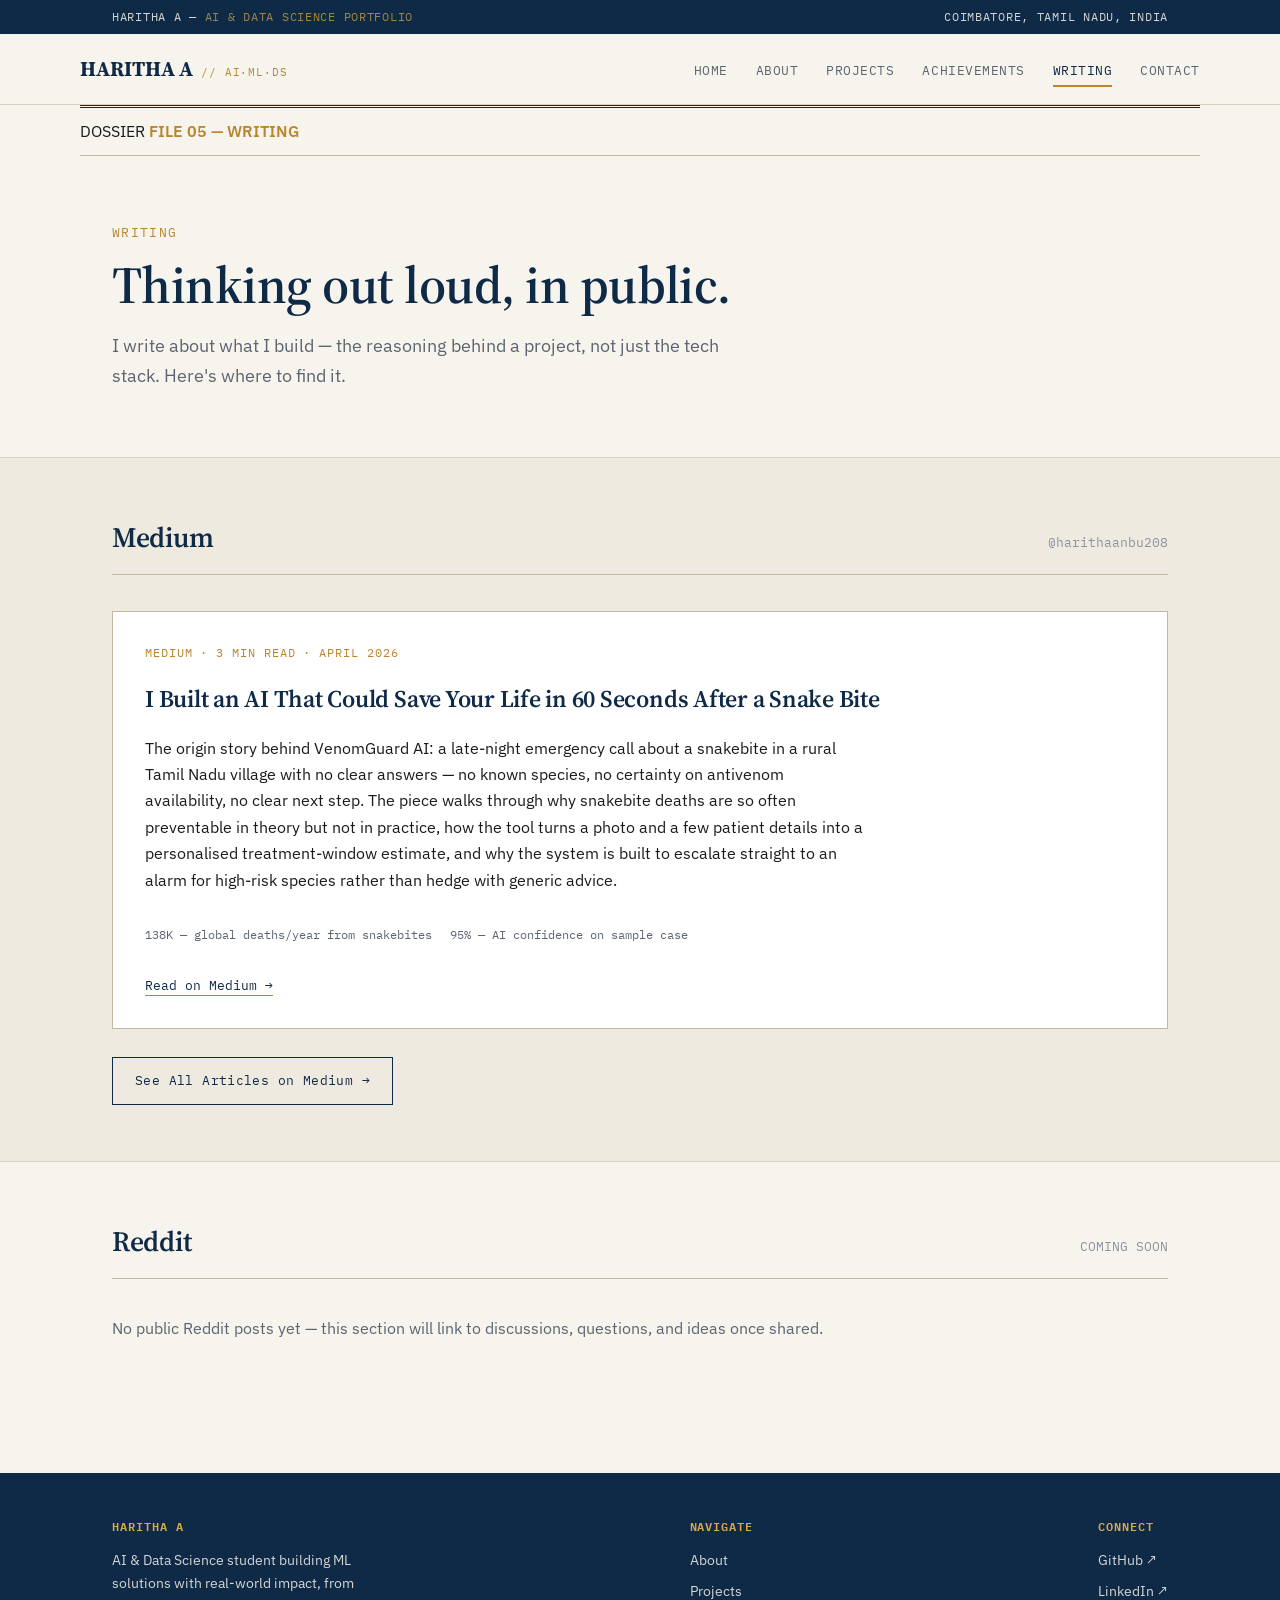
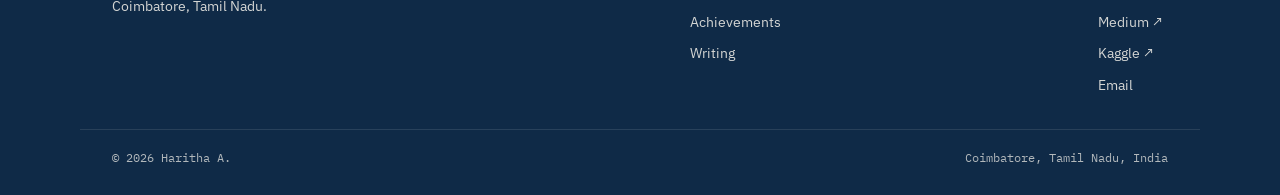
<file: writing.html>
<!DOCTYPE html>
<html lang="en">
<head>
<meta charset="UTF-8">
<meta name="viewport" content="width=device-width, initial-scale=1.0">
<title>Writing — Haritha A</title>
<link rel="preconnect" href="https://fonts.googleapis.com">
<link rel="preconnect" href="https://fonts.gstatic.com" crossorigin>
<link href="https://fonts.googleapis.com/css2?family=Source+Serif+4:wght@500;600;700&family=IBM+Plex+Sans:wght@400;500;600&family=IBM+Plex+Mono:wght@400;500;600&display=swap" rel="stylesheet">
<link rel="stylesheet" href="css/style.css">
</head>
<body>
<a href="#main" class="skip-link">Skip to content</a>

<div class="ribbon">
  <div class="wrap">
    <span>HARITHA A — <span class="ribbon-gold">AI &amp; DATA SCIENCE PORTFOLIO</span></span>
    <span>COIMBATORE, TAMIL NADU, INDIA</span>
  </div>
</div>
<header class="site-header">
  <div class="wrap nav-inner">
    <a href="index.html" class="brand">HARITHA A <small>// AI·ML·DS</small></a>
    <button class="nav-toggle" aria-label="Toggle navigation">MENU ☰</button>
    <nav class="main-nav">
      <ul>
        <li><a href="index.html">Home</a></li>
        <li><a href="about.html">About</a></li>
        <li><a href="projects.html">Projects</a></li>
        <li><a href="achievements.html">Achievements</a></li>
        <li><a href="writing.html">Writing</a></li>
        <li><a href="contact.html">Contact</a></li>
      </ul>
    </nav>
  </div>
</header>

<main id="main">

<div class="wrap dossier">
  <span>DOSSIER</span>
  <span class="tag-no">FILE 05 — WRITING</span>
</div>

<section class="page-hero">
  <div class="wrap">
    <span class="eyebrow">Writing</span>
    <h1>Thinking out loud, in public.</h1>
    <p class="sub" style="margin-top:18px;">I write about what I build — the reasoning behind a project, not just the tech stack. Here's where to find it.</p>
  </div>
</section>

<section class="alt">
  <div class="wrap">
    <div class="section-head">
      <h2>Medium</h2>
      <span class="count">@harithaanbu208</span>
    </div>

    <div class="article-card">
      <span class="plat">Medium · 3 min read · April 2026</span>
      <h3>I Built an AI That Could Save Your Life in 60 Seconds After a Snake Bite</h3>
      <p class="proj-desc">The origin story behind VenomGuard AI: a late-night emergency call about a snakebite in a rural Tamil Nadu village with no clear answers — no known species, no certainty on antivenom availability, no clear next step. The piece walks through why snakebite deaths are so often preventable in theory but not in practice, how the tool turns a photo and a few patient details into a personalised treatment-window estimate, and why the system is built to escalate straight to an alarm for high-risk species rather than hedge with generic advice.</p>
      <div class="article-stats">
        <span>138K — global deaths/year from snakebites</span>
        <span>95% — AI confidence on sample case</span>
      </div>
      <div class="proj-links">
        <a href="https://medium.com/@harithaanbu208/ai-medical-tech-open-source-e619078dc00a" target="_blank" rel="noopener">Read on Medium →</a>
      </div>
    </div>

    <div class="btn-row">
      <a class="btn" href="https://medium.com/@harithaanbu208" target="_blank" rel="noopener">See All Articles on Medium →</a>
    </div>
  </div>
</section>

<section>
  <div class="wrap">
    <div class="section-head">
      <h2>Reddit</h2>
      <span class="count">COMING SOON</span>
    </div>
    <p class="muted">No public Reddit posts yet — this section will link to discussions, questions, and ideas once shared.</p>
  </div>
</section>

</main>

<footer class="site-footer">
  <div class="wrap">
    <div class="fcol">
      <h4>Haritha A</h4>
      <p style="max-width:260px; opacity:.85; font-size:14px;">AI &amp; Data Science student building ML solutions with real-world impact, from Coimbatore, Tamil Nadu.</p>
    </div>
    <div class="fcol">
      <h4>Navigate</h4>
      <div class="flinks">
        <a href="about.html">About</a>
        <a href="projects.html">Projects</a>
        <a href="achievements.html">Achievements</a>
        <a href="writing.html">Writing</a>
      </div>
    </div>
    <div class="fcol">
      <h4>Connect</h4>
      <div class="flinks">
        <a href="https://github.com/harithaanbu-star" target="_blank" rel="noopener">GitHub ↗</a>
        <a href="https://www.linkedin.com/in/haritha--anbu/" target="_blank" rel="noopener">LinkedIn ↗</a>
        <a href="https://medium.com/@harithaanbu208" target="_blank" rel="noopener">Medium ↗</a>
        <a href="https://www.kaggle.com/harithaanbu" target="_blank" rel="noopener">Kaggle ↗</a>
        <a href="mailto:harithaanbu34@gmail.com">Email</a>
      </div>
    </div>
  </div>
  <div class="wrap footer-bottom">
    <span>© 2026 Haritha A.</span>
    <span>Coimbatore, Tamil Nadu, India</span>
  </div>
</footer>
<script src="js/script.js"></script>
</body>
</html>
</file>
<file: css/style.css>
/* ===========================================================
   HARITHA A — PORTFOLIO
   Design system: "Professional Dossier"
   Navy + warm paper, serif headings, mono data-tags
   =========================================================== */

:root{
  --navy: #0F2A47;
  --navy-2: #173A60;
  --paper: #F7F4ED;
  --paper-2: #EFEAE0;
  --ink: #1B1B1B;
  --slate: #5B6470;
  --slate-light: #8B93A0;
  --gold: #B8862E;
  --gold-light: #D9A94A;
  --line: #D8D2C2;
  --line-strong: #BFB7A2;
  --white: #FFFFFF;

  --serif: "Source Serif 4", Georgia, serif;
  --sans: "IBM Plex Sans", -apple-system, Segoe UI, sans-serif;
  --mono: "IBM Plex Mono", "Courier New", monospace;

  --maxw: 1120px;
}

*{ box-sizing: border-box; }
html{ scroll-behavior: smooth; }

body{
  margin:0;
  background: var(--paper);
  color: var(--ink);
  font-family: var(--sans);
  font-size: 16px;
  line-height: 1.65;
  -webkit-font-smoothing: antialiased;
}

img{ max-width:100%; display:block; }

a{ color: inherit; text-decoration: none; }

h1,h2,h3,h4{
  font-family: var(--serif);
  font-weight: 600;
  color: var(--navy);
  margin: 0;
  letter-spacing: -0.01em;
}

p{ margin: 0 0 1em 0; }

.wrap{
  max-width: var(--maxw);
  margin: 0 auto;
  padding: 0 32px;
}

/* ---------- skip link / focus ---------- */
.skip-link{
  position:absolute; left:-999px; top:0;
  background: var(--navy); color:#fff; padding:8px 14px;
  font-family: var(--mono); font-size: 13px; z-index: 999;
}
.skip-link:focus{ left: 12px; top: 12px; }

a:focus-visible, button:focus-visible, input:focus-visible, textarea:focus-visible{
  outline: 2px solid var(--gold);
  outline-offset: 3px;
}

@media (prefers-reduced-motion: reduce){
  *{ animation-duration: 0.001ms !important; transition-duration: 0.001ms !important; }
}

/* ---------- top ribbon ---------- */
.ribbon{
  background: var(--navy);
  color: var(--paper);
  font-family: var(--mono);
  font-size: 12px;
  letter-spacing: 0.06em;
  padding: 7px 0;
}
.ribbon .wrap{
  display:flex; justify-content: space-between; align-items:center;
  flex-wrap: wrap; gap: 6px;
}
.ribbon span{ opacity: 0.85; }
.ribbon .ribbon-gold{ color: var(--gold-light); }

/* ---------- nav ---------- */
header.site-header{
  background: var(--paper);
  border-bottom: 1px solid var(--line);
  position: sticky; top: 0; z-index: 100;
}
.nav-inner{
  display:flex; align-items:center; justify-content: space-between;
  padding: 18px 0;
}
.brand{
  font-family: var(--serif);
  font-size: 21px;
  font-weight: 700;
  color: var(--navy);
  display:flex; align-items:baseline; gap: 8px;
}
.brand small{
  font-family: var(--mono);
  font-size: 11px;
  font-weight: 400;
  color: var(--gold);
  letter-spacing: 0.08em;
}
nav.main-nav ul{
  display:flex; gap: 28px; list-style:none; margin:0; padding:0;
}
nav.main-nav a{
  font-family: var(--mono);
  font-size: 13px;
  letter-spacing: 0.04em;
  color: var(--slate);
  text-transform: uppercase;
  padding: 6px 0;
  border-bottom: 2px solid transparent;
  transition: color .15s, border-color .15s;
}
nav.main-nav a:hover, nav.main-nav a.active{
  color: var(--navy);
  border-bottom-color: var(--gold);
}
.nav-toggle{
  display:none;
  background:none; border: 1px solid var(--line-strong);
  font-family: var(--mono); font-size: 12px;
  padding: 8px 12px; cursor:pointer; color: var(--navy);
}

@media (max-width: 760px){
  nav.main-nav{
    display:none;
    position:absolute; left:0; right:0; top:100%;
    background: var(--paper); border-bottom:1px solid var(--line);
    padding: 12px 0;
  }
  nav.main-nav.open{ display:block; }
  nav.main-nav ul{ flex-direction:column; gap:0; padding: 0 32px; }
  nav.main-nav a{ display:block; padding: 12px 0; border-bottom:1px solid var(--line); }
  .nav-toggle{ display:block; }
}

/* ---------- page header / "dossier tag" signature ---------- */
.dossier{
  border-top: 3px double var(--navy);
  border-bottom: 1px solid var(--line-strong);
  padding: 10px 0;
  margin-bottom: 10px;
}
.dossier .wrap{
  display:flex; justify-content: space-between; align-items:center;
  font-family: var(--mono); font-size: 12px; letter-spacing: 0.08em;
  color: var(--slate);
}
.dossier .tag-no{ color: var(--gold); font-weight: 600; }

.page-hero{
  padding: 56px 0 48px;
}
.page-hero .eyebrow{
  font-family: var(--mono); font-size: 13px; letter-spacing: 0.1em;
  color: var(--gold); text-transform: uppercase; margin-bottom: 14px;
  display:block;
}
.page-hero h1{
  font-size: clamp(34px, 5vw, 52px);
  line-height: 1.08;
  max-width: 820px;
}
.page-hero .sub{
  font-size: 18px; color: var(--slate); max-width: 640px; margin-top: 16px;
}

/* ---------- dot-grid hero texture (data/scatter motif) ---------- */
.dotfield{
  position: relative;
  overflow: hidden;
}
.dotfield::before{
  content:"";
  position:absolute; inset:0;
  background-image: radial-gradient(var(--navy) 1px, transparent 1.4px);
  background-size: 22px 22px;
  opacity: 0.07;
  pointer-events:none;
}

/* ---------- buttons ---------- */
.btn{
  display:inline-flex; align-items:center; gap:8px;
  font-family: var(--mono); font-size: 13px; letter-spacing: 0.03em;
  padding: 12px 22px;
  border: 1px solid var(--navy);
  color: var(--navy);
  background: transparent;
  cursor:pointer;
  transition: background .15s, color .15s;
}
.btn:hover{ background: var(--navy); color: var(--paper); }
.btn.primary{
  background: var(--navy); color: var(--paper);
}
.btn.primary:hover{ background: var(--navy-2); }
.btn.gold{
  border-color: var(--gold); color: var(--gold);
}
.btn.gold:hover{ background: var(--gold); color: var(--white); }
.btn-row{ display:flex; gap:14px; flex-wrap:wrap; margin-top: 28px; }

/* ---------- sections ---------- */
section{ padding: 56px 0; }
section.alt{ background: var(--paper-2); border-top:1px solid var(--line); border-bottom:1px solid var(--line); }

.section-head{
  display:flex; justify-content: space-between; align-items: baseline;
  border-bottom: 1px solid var(--line-strong);
  padding-bottom: 14px; margin-bottom: 36px;
  flex-wrap: wrap; gap: 10px;
}
.section-head h2{ font-size: 28px; }
.section-head .count{
  font-family: var(--mono); font-size: 13px; color: var(--slate-light);
}

/* ---------- hero (home) ---------- */
.hero-grid{
  display:grid; grid-template-columns: 1.3fr 0.9fr; gap: 56px; align-items:center;
}
@media (max-width: 820px){ .hero-grid{ grid-template-columns: 1fr; } }

.hero-photo-frame{
  border: 1px solid var(--line-strong);
  padding: 14px;
  background: var(--white);
  position: relative;
}
.hero-photo-frame::after{
  content: "FILE 01 — PROFILE";
  position:absolute; bottom: -13px; right: 18px;
  background: var(--paper);
  font-family: var(--mono); font-size: 10px; letter-spacing: 0.08em;
  color: var(--slate-light); padding: 0 6px;
}
.hero-photo-frame img{ filter: grayscale(8%) contrast(1.02); }

.kicker-list{ list-style:none; padding:0; margin: 28px 0 0; font-family: var(--mono); font-size: 13px; color: var(--slate); }
.kicker-list li{ padding: 6px 0; border-bottom: 1px dashed var(--line); display:flex; justify-content:space-between; }
.kicker-list span:last-child{ color: var(--navy); }

/* ---------- stat strip ---------- */
.stat-strip{
  display:grid; grid-template-columns: repeat(4,1fr); border: 1px solid var(--line-strong);
}
.stat-strip div{
  padding: 26px 20px; border-right: 1px solid var(--line-strong); text-align:center;
}
.stat-strip div:last-child{ border-right:none; }
.stat-strip .num{ font-family: var(--mono); font-size: 30px; color: var(--navy); font-weight:600; }
.stat-strip .lab{ font-family: var(--mono); font-size: 11px; color: var(--slate); letter-spacing: 0.05em; margin-top:4px; }
@media (max-width: 700px){
  .stat-strip{ grid-template-columns: repeat(2,1fr); }
  .stat-strip div{ border-bottom:1px solid var(--line-strong); }
}

/* ---------- cards: projects ---------- */
.proj-card{
  display:grid; grid-template-columns: 90px 1fr; gap: 28px;
  padding: 32px 0; border-bottom: 1px solid var(--line);
}
.proj-card:first-child{ padding-top: 0; }
.proj-idx{ font-family: var(--mono); font-size: 34px; color: var(--line-strong); font-weight:600; }
.proj-body h3{ font-size: 23px; margin-bottom: 6px; }
.proj-tagline{ color: var(--gold); font-family: var(--mono); font-size: 13px; margin-bottom: 12px; display:block; }
.proj-desc{ color: var(--ink); max-width: 720px; }
.tag-row{ display:flex; gap:8px; flex-wrap:wrap; margin-top: 14px; }
.tag{
  font-family: var(--mono); font-size: 11.5px; color: var(--navy);
  border: 1px solid var(--line-strong); padding: 4px 9px; letter-spacing: 0.02em;
}
.proj-links{ margin-top:14px; display:flex; gap:18px; }
.proj-links a{ font-family: var(--mono); font-size:12.5px; color: var(--navy); border-bottom: 1px solid var(--gold); }
@media (max-width:600px){ .proj-card{ grid-template-columns: 1fr; gap:8px; } }

/* mini-project grid */
.mini-grid{
  display:grid; grid-template-columns: repeat(3, 1fr); gap: 1px;
  background: var(--line-strong); border: 1px solid var(--line-strong);
}
.mini-card{ background: var(--paper); padding: 24px; }
.mini-card h4{ font-size: 16px; margin-bottom:8px; }
.mini-card p{ font-size: 14px; color: var(--slate); margin-bottom: 10px; }
.mini-card .tag{ font-size: 10.5px; }
@media (max-width: 820px){ .mini-grid{ grid-template-columns: repeat(2,1fr); } }
@media (max-width: 560px){ .mini-grid{ grid-template-columns: 1fr; } }

/* ---------- timeline (education / certs / achievements) ---------- */
.tline{ border-left: 2px solid var(--line-strong); margin-left: 6px; }
.titem{ position: relative; padding: 0 0 30px 32px; }
.titem::before{
  content:""; position:absolute; left:-7px; top:4px;
  width:12px; height:12px; border-radius:50%;
  background: var(--paper); border: 2px solid var(--gold);
}
.titem .when{ font-family: var(--mono); font-size: 12px; color: var(--gold); letter-spacing:.05em; }
.titem h4{ font-size: 18px; margin: 4px 0 2px; }
.titem .where{ color: var(--slate); font-size: 14px; }
.titem .meta{ font-family: var(--mono); font-size: 12.5px; color: var(--navy); margin-top:4px; }

/* ---------- skills ---------- */
.skill-grid{ display:grid; grid-template-columns: repeat(2,1fr); gap: 28px 40px; }
@media (max-width:700px){ .skill-grid{ grid-template-columns:1fr; } }
.skill-group h4{
  font-family: var(--mono); font-size: 12.5px; letter-spacing:0.08em; color: var(--slate);
  text-transform: uppercase; margin-bottom: 12px; border-bottom: 1px solid var(--line); padding-bottom:8px;
}
.skill-group .tag-row{ margin-top: 0; }

/* ---------- gallery (achievements photos) ---------- */
.gallery{
  display:grid; grid-template-columns: repeat(3,1fr); gap: 16px;
}
@media (max-width:700px){ .gallery{ grid-template-columns: repeat(2,1fr); } }
.gallery .slot{
  aspect-ratio: 4/3; border: 1px dashed var(--line-strong);
  display:flex; align-items:center; justify-content:center;
  font-family: var(--mono); font-size: 12px; color: var(--slate-light); text-align:center;
  padding: 16px; background: var(--paper-2);
}

/* ---------- writing / article card ---------- */
.article-card{
  border: 1px solid var(--line-strong); padding: 32px; background: var(--white);
  display:grid; grid-template-columns: 1fr; gap: 16px;
}
.article-card .plat{
  font-family: var(--mono); font-size: 11.5px; color: var(--gold); letter-spacing: 0.08em; text-transform: uppercase;
}
.article-card h3{ font-size: 24px; }
.article-stats{ display:flex; gap:18px; font-family: var(--mono); font-size: 12px; color: var(--slate); }

/* ---------- contact ---------- */
.contact-grid{ display:grid; grid-template-columns: 1fr 1fr; gap: 48px; }
@media (max-width: 820px){ .contact-grid{ grid-template-columns: 1fr; } }
.contact-list{ list-style:none; margin:0; padding:0; }
.contact-list li{ padding: 16px 0; border-bottom: 1px solid var(--line); display:flex; justify-content: space-between; align-items:center; }
.contact-list .clab{ font-family: var(--mono); font-size: 12px; color: var(--slate); text-transform:uppercase; letter-spacing:.05em; }
.contact-list a, .contact-list span.val{ font-size: 15px; color: var(--navy); }

form.cform{ display:flex; flex-direction:column; gap: 16px; }
form.cform label{ font-family: var(--mono); font-size: 12px; color: var(--slate); text-transform:uppercase; letter-spacing:.05em; }
form.cform input, form.cform textarea{
  font-family: var(--sans); font-size: 15px; padding: 12px 14px;
  border: 1px solid var(--line-strong); background: var(--white); color: var(--ink);
}
form.cform input:focus, form.cform textarea:focus{ outline: 2px solid var(--gold); }

/* ---------- footer ---------- */
footer.site-footer{
  background: var(--navy); color: var(--paper); padding: 44px 0 28px; margin-top: 60px;
}
footer.site-footer .wrap{
  display:flex; justify-content: space-between; flex-wrap:wrap; gap: 20px;
}
footer.site-footer .fcol h4{
  font-family: var(--mono); font-size: 12px; letter-spacing:.08em; color: var(--gold-light);
  text-transform: uppercase; margin-bottom: 12px;
}
footer.site-footer a{ color: var(--paper); opacity: .85; }
footer.site-footer a:hover{ opacity: 1; text-decoration: underline; }
footer.site-footer .flinks{ display:flex; flex-direction:column; gap:8px; font-size: 14px; }
.footer-bottom{
  border-top: 1px solid rgba(255,255,255,0.15); margin-top: 32px; padding-top: 18px;
  font-family: var(--mono); font-size: 12px; opacity:.7;
  display:flex; justify-content:space-between; flex-wrap:wrap; gap:10px;
}

/* ---------- utility ---------- */
.muted{ color: var(--slate); }
.center{ text-align:center; }
.mt0{ margin-top:0; }
</file>
